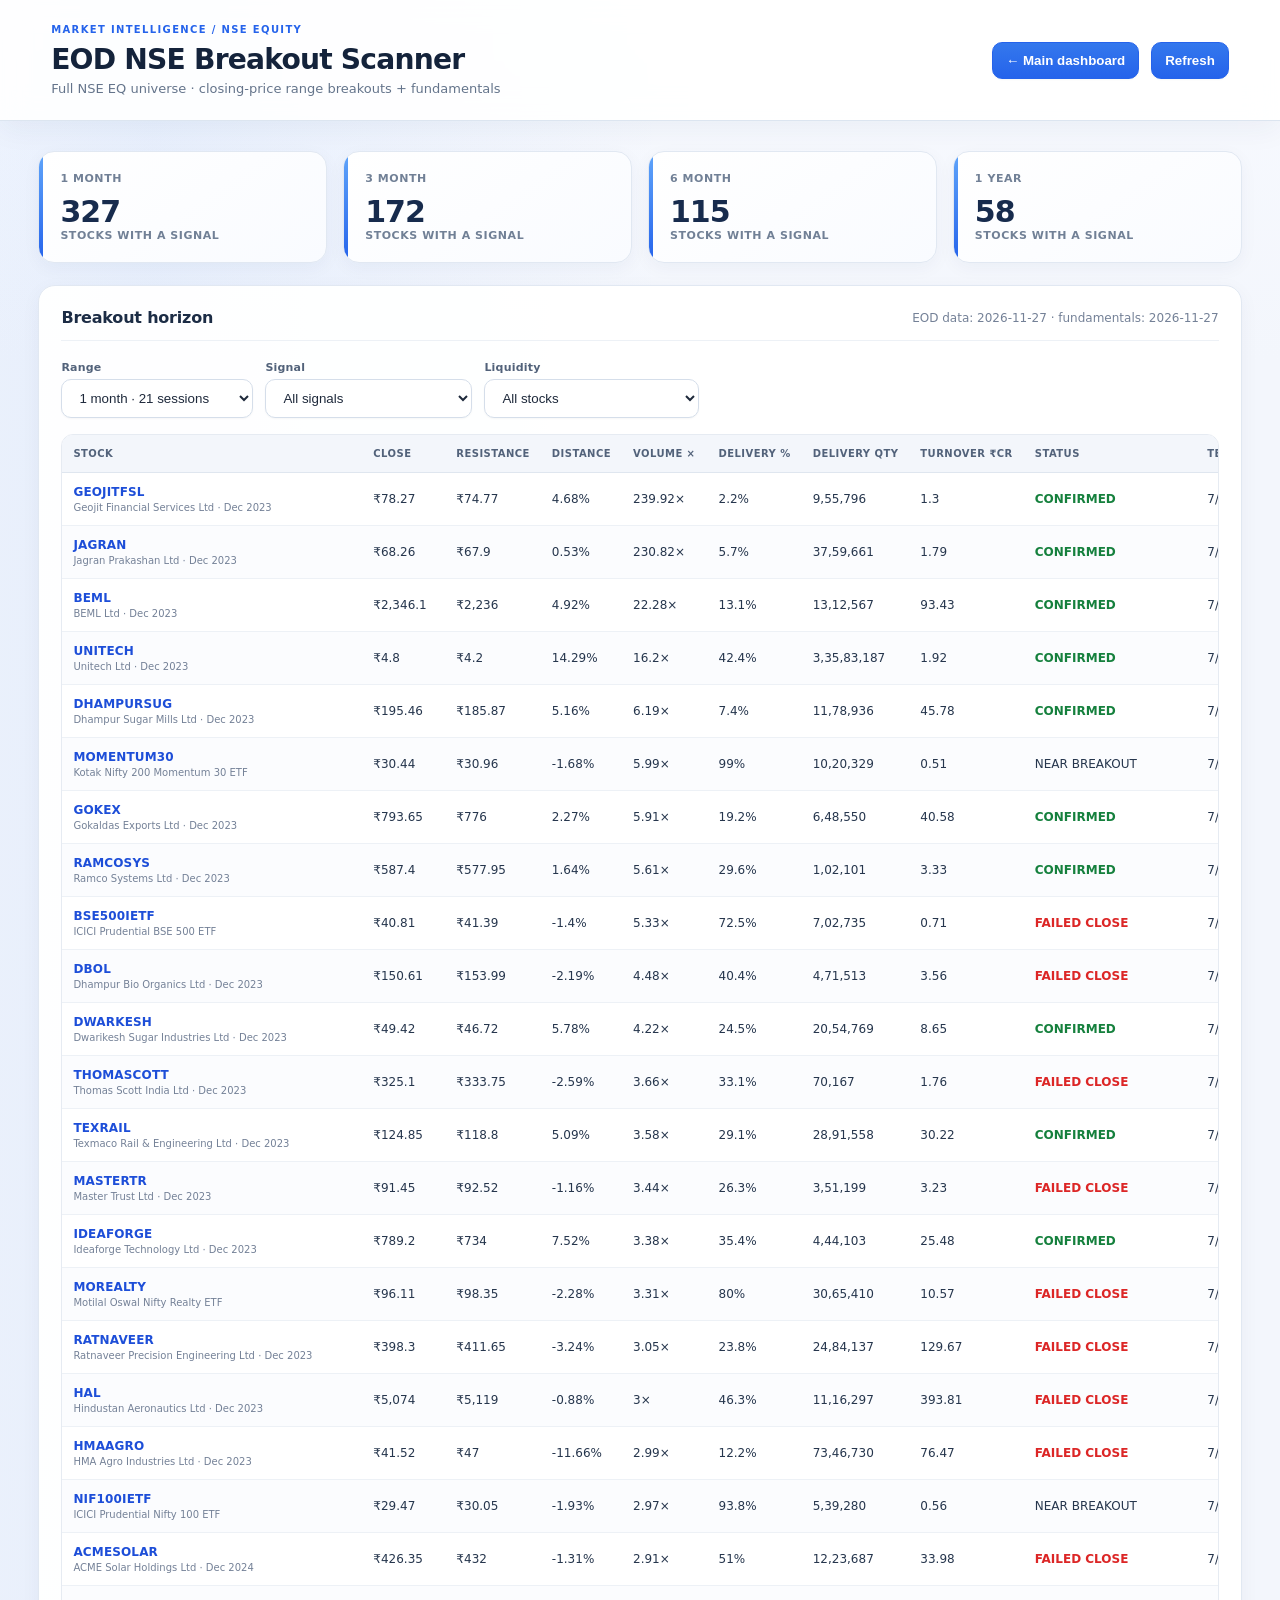
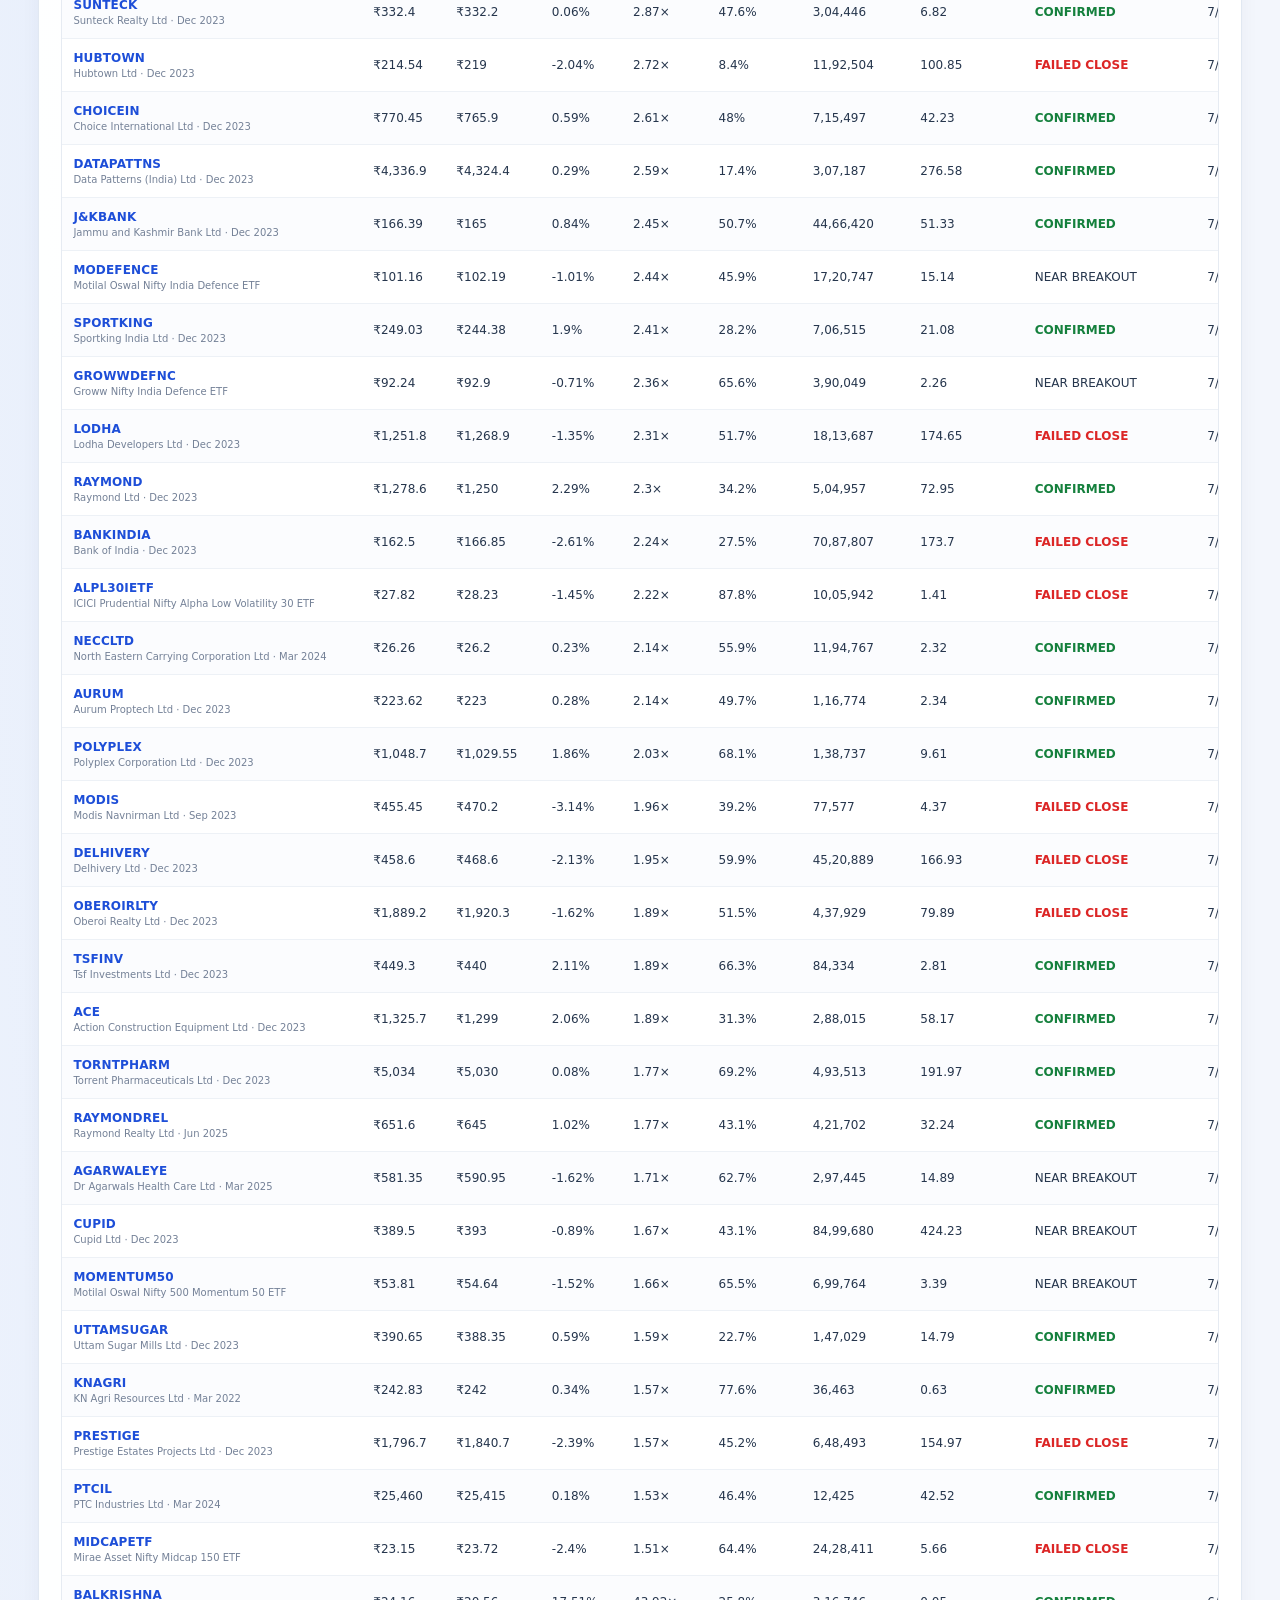
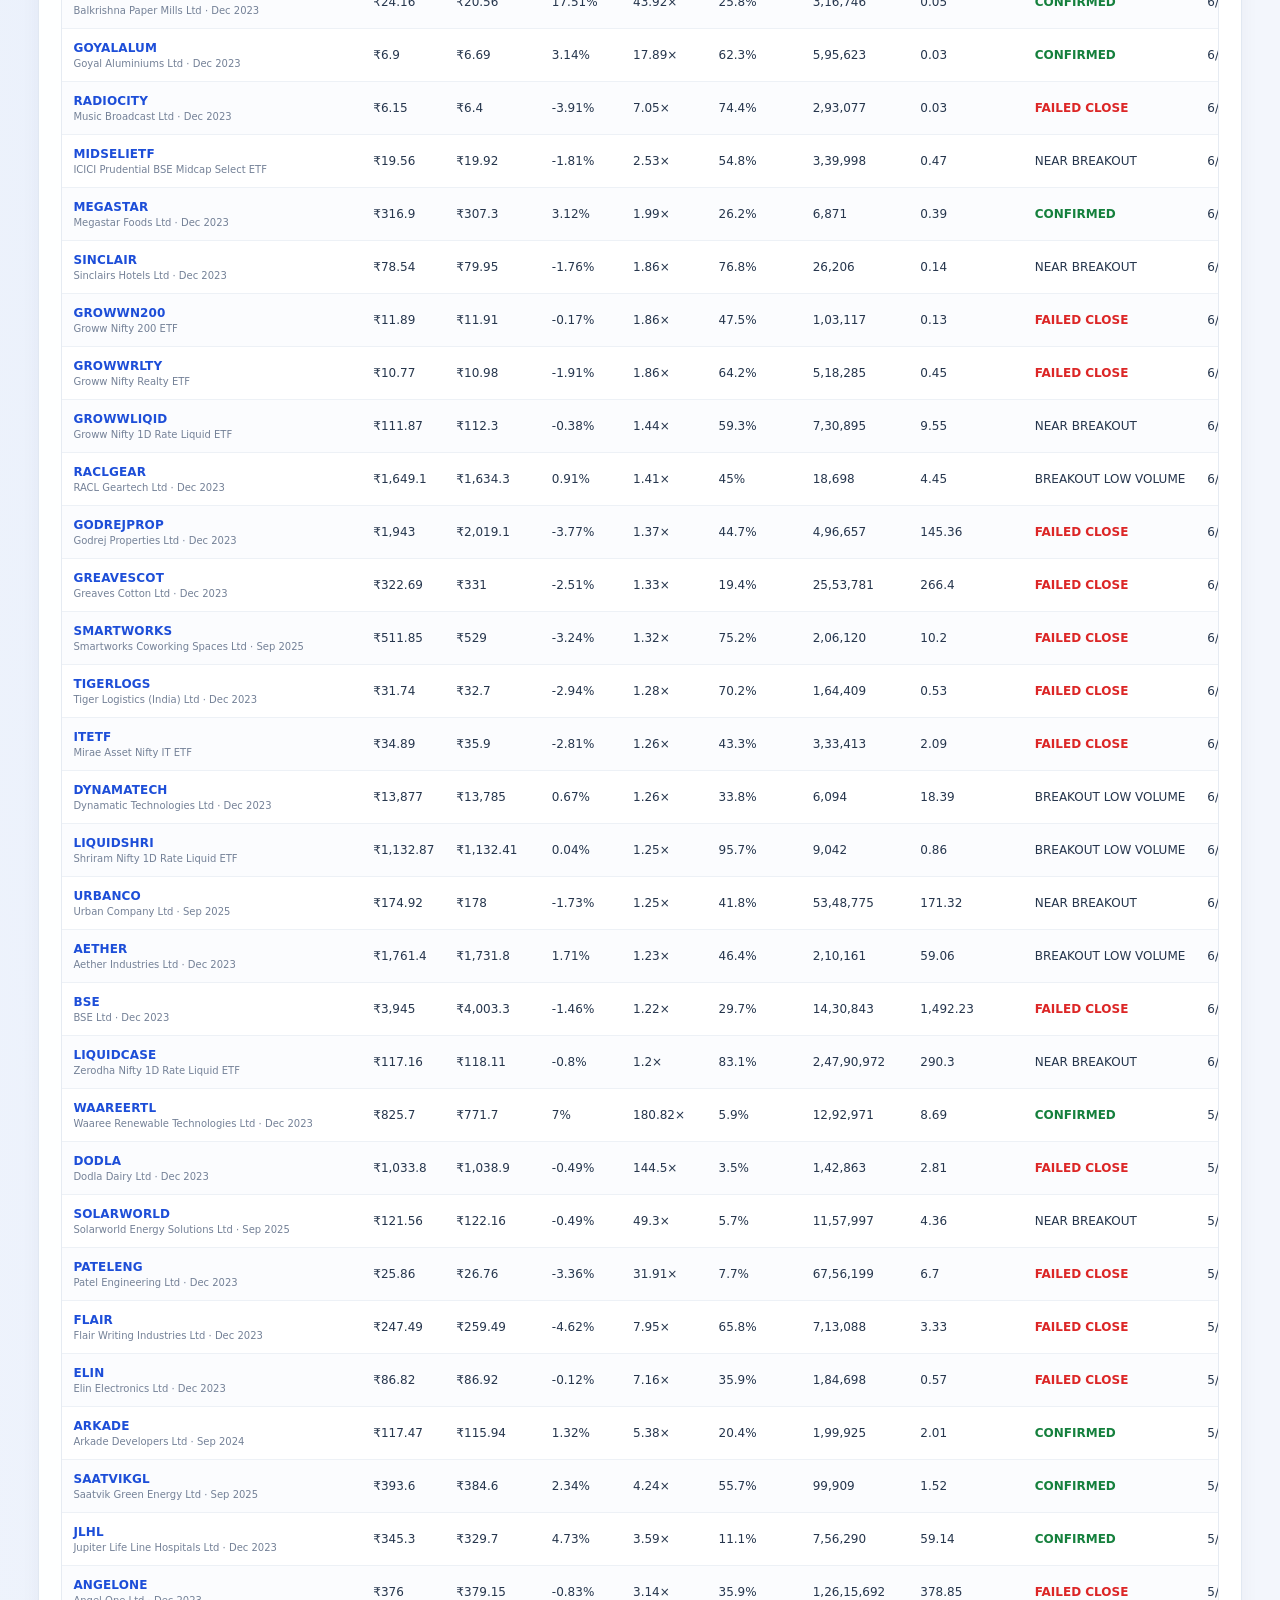
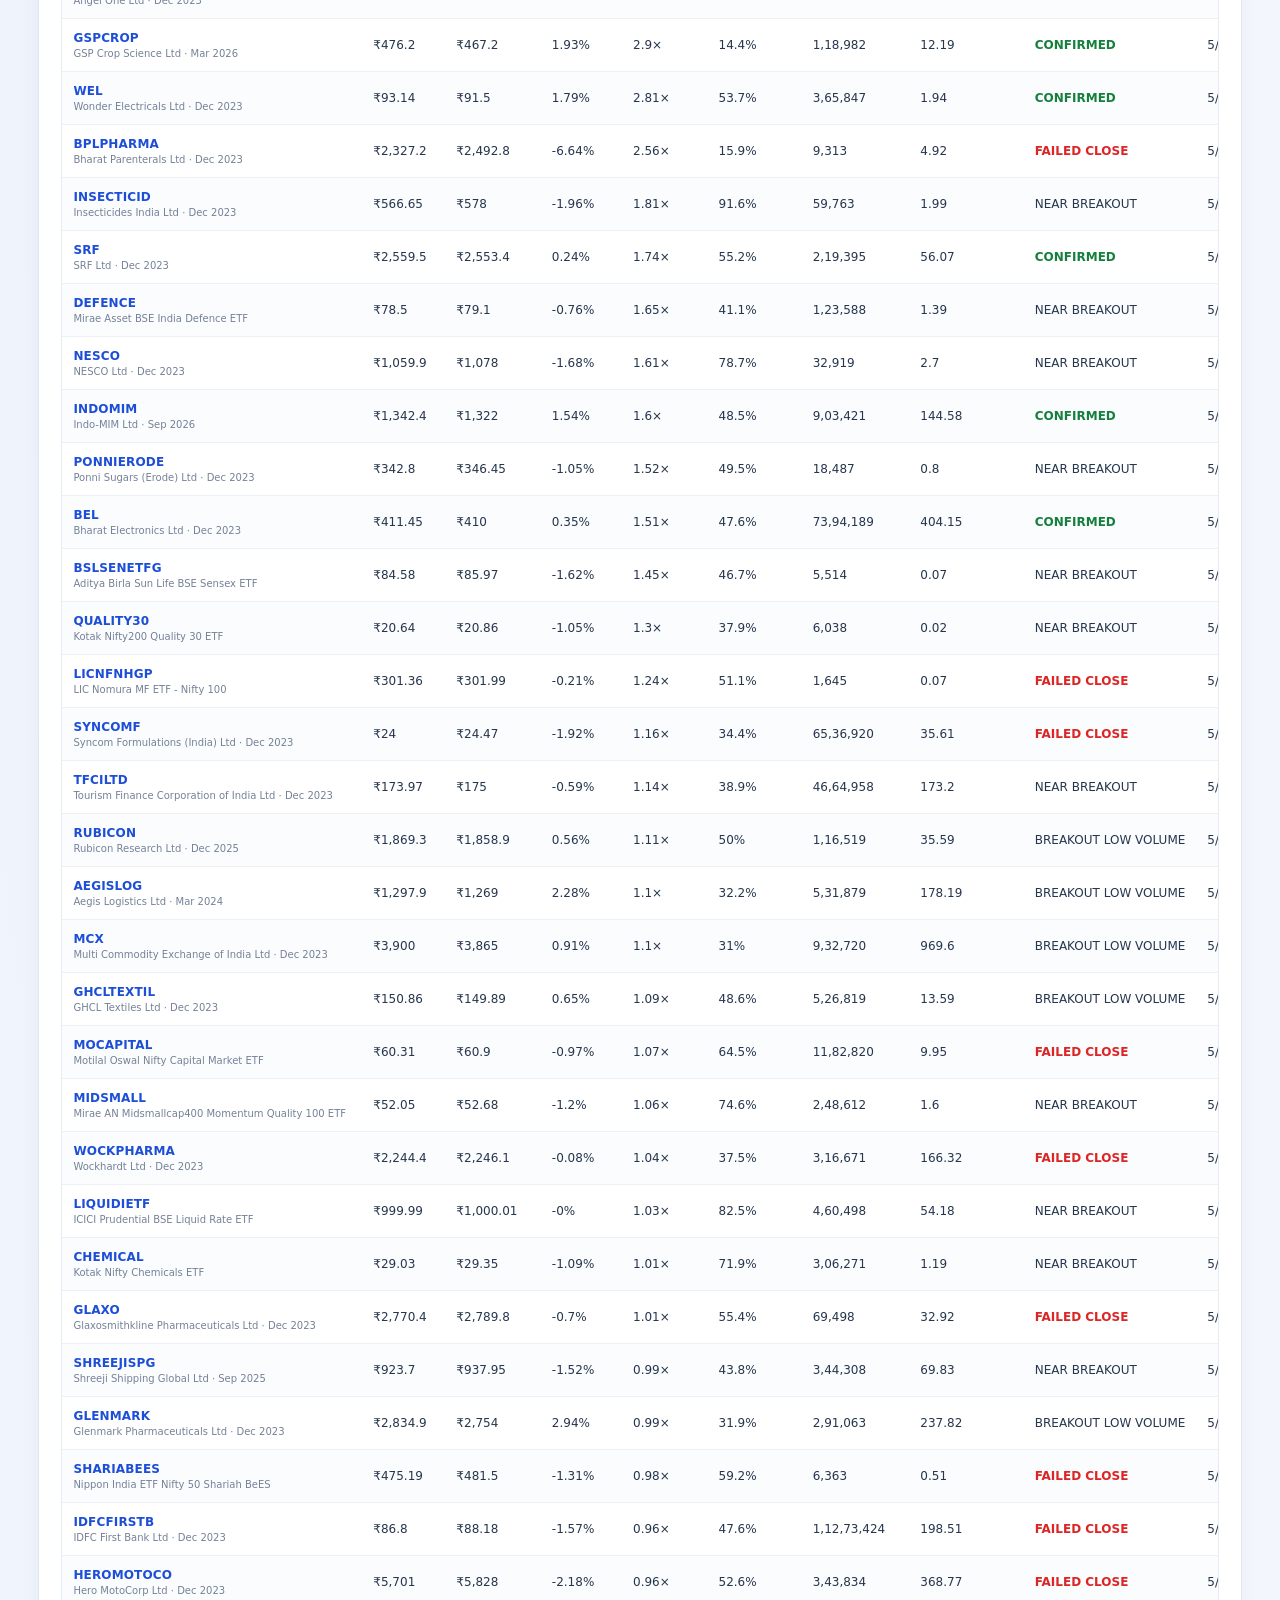
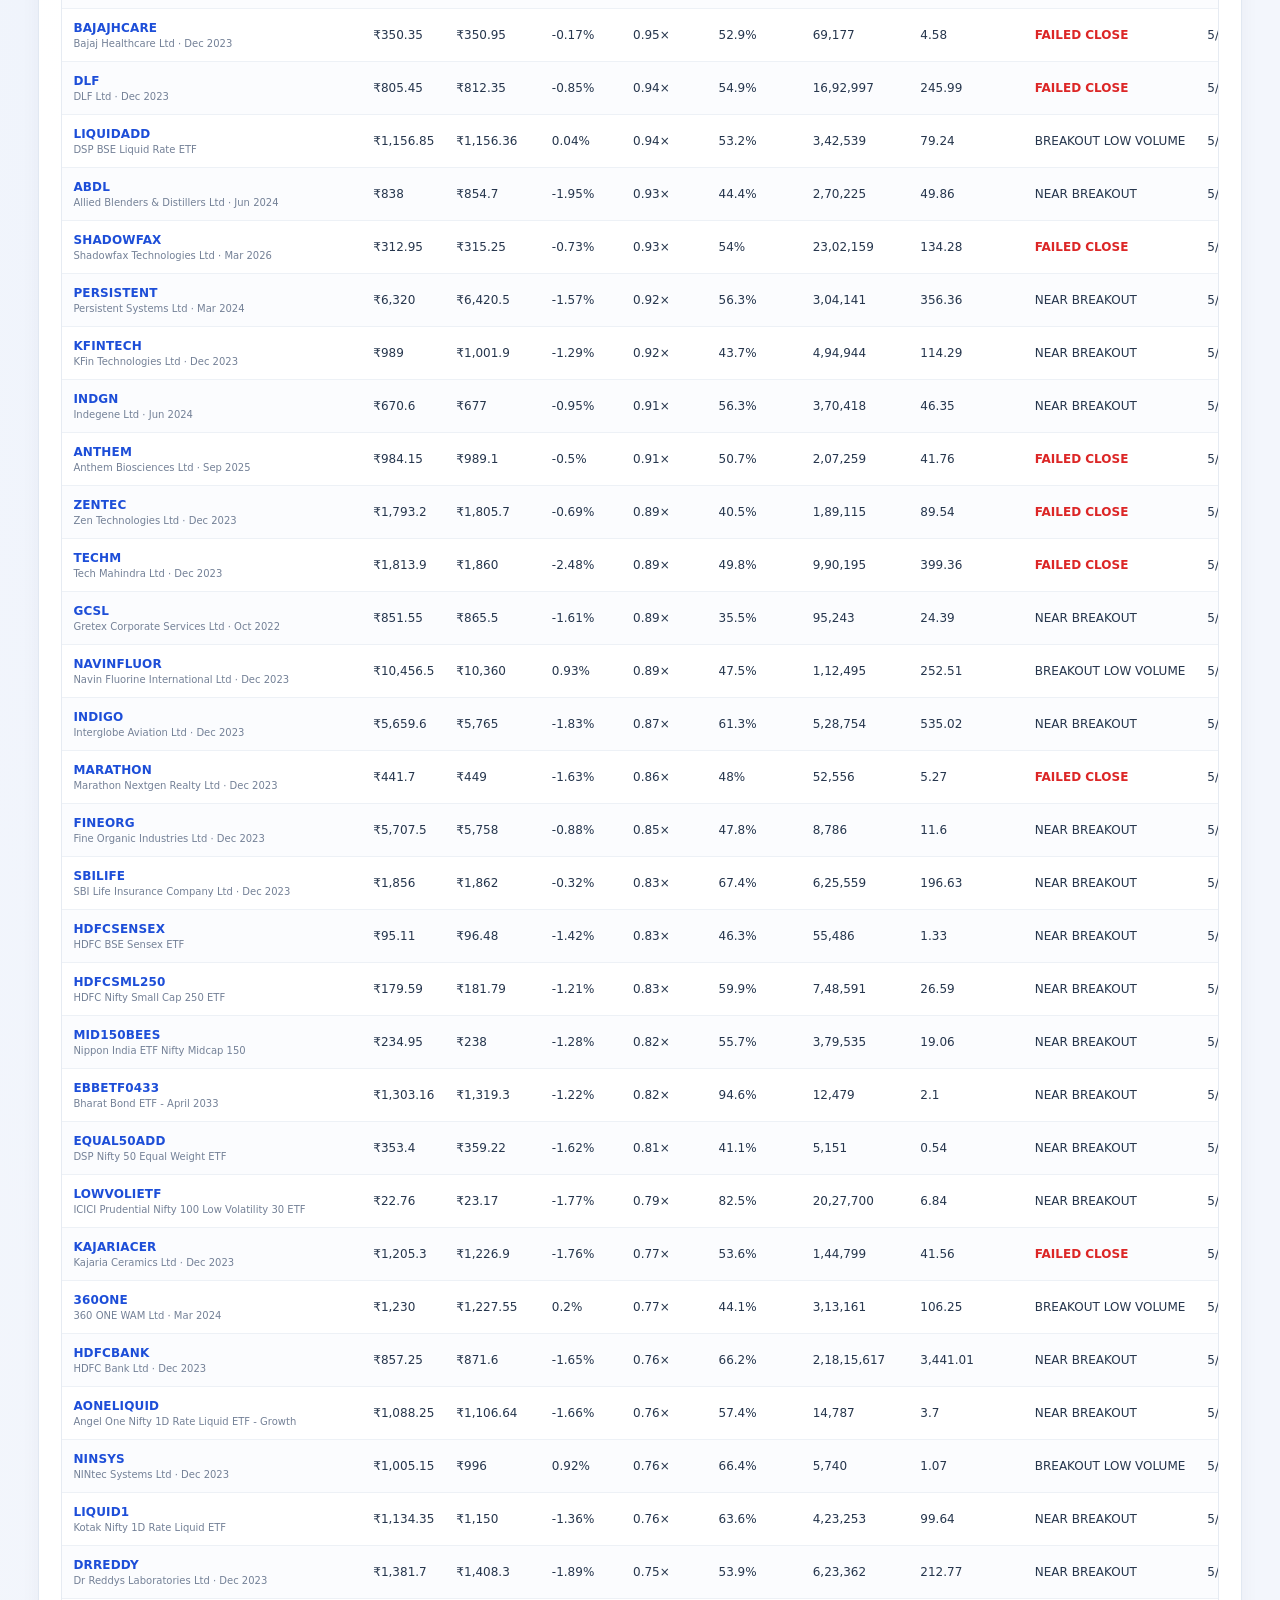
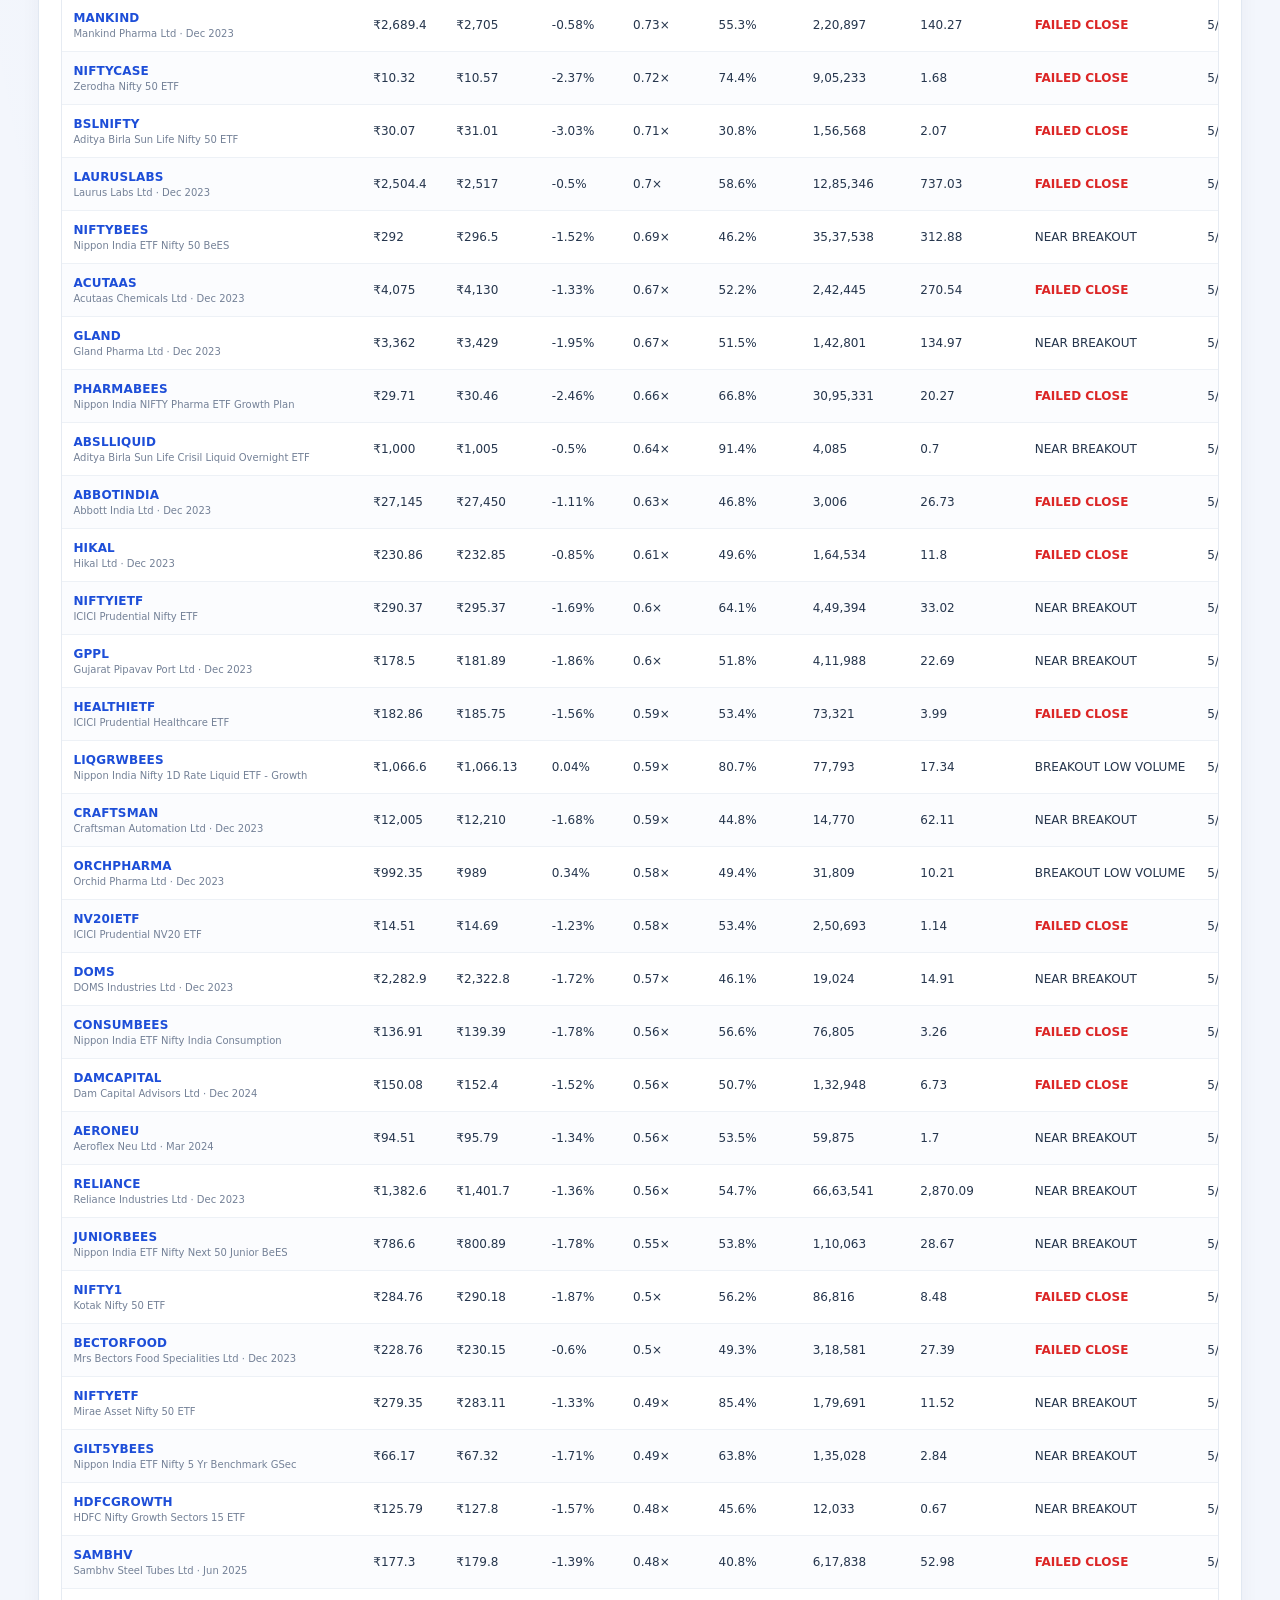
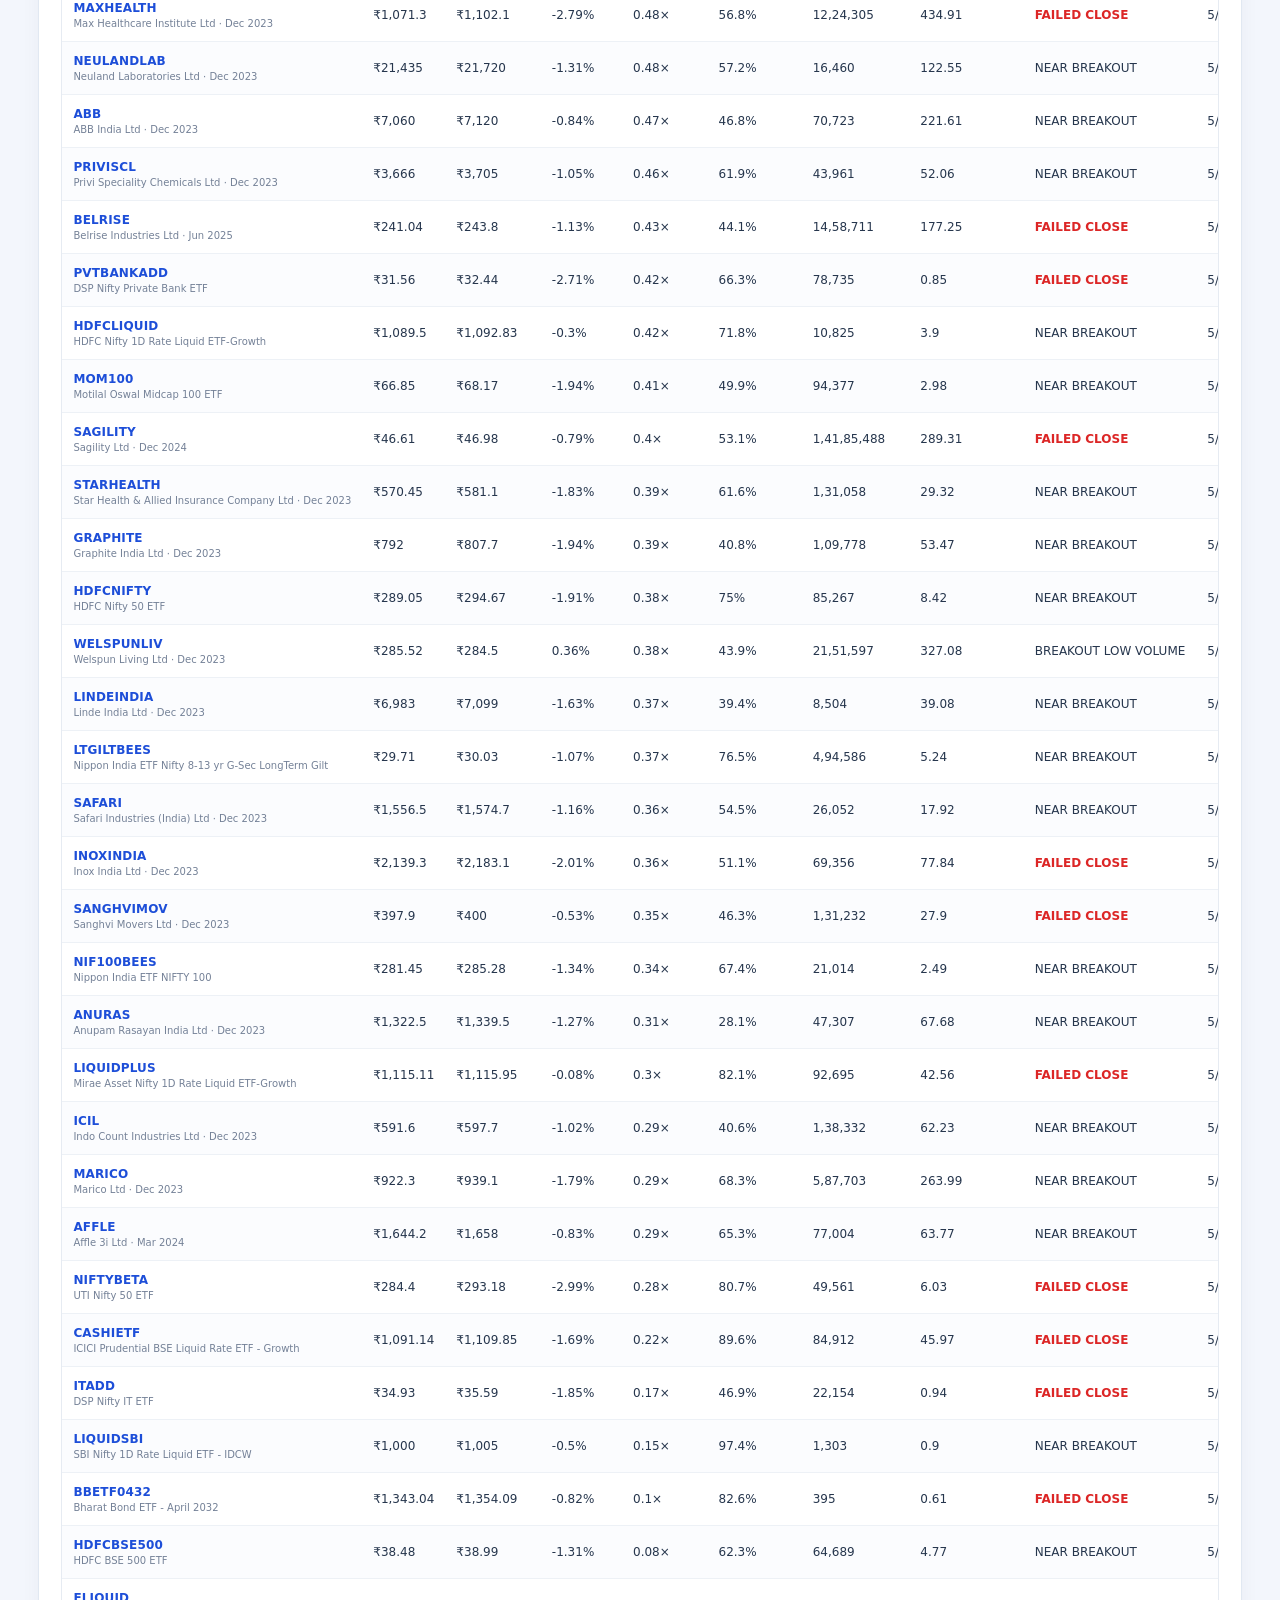
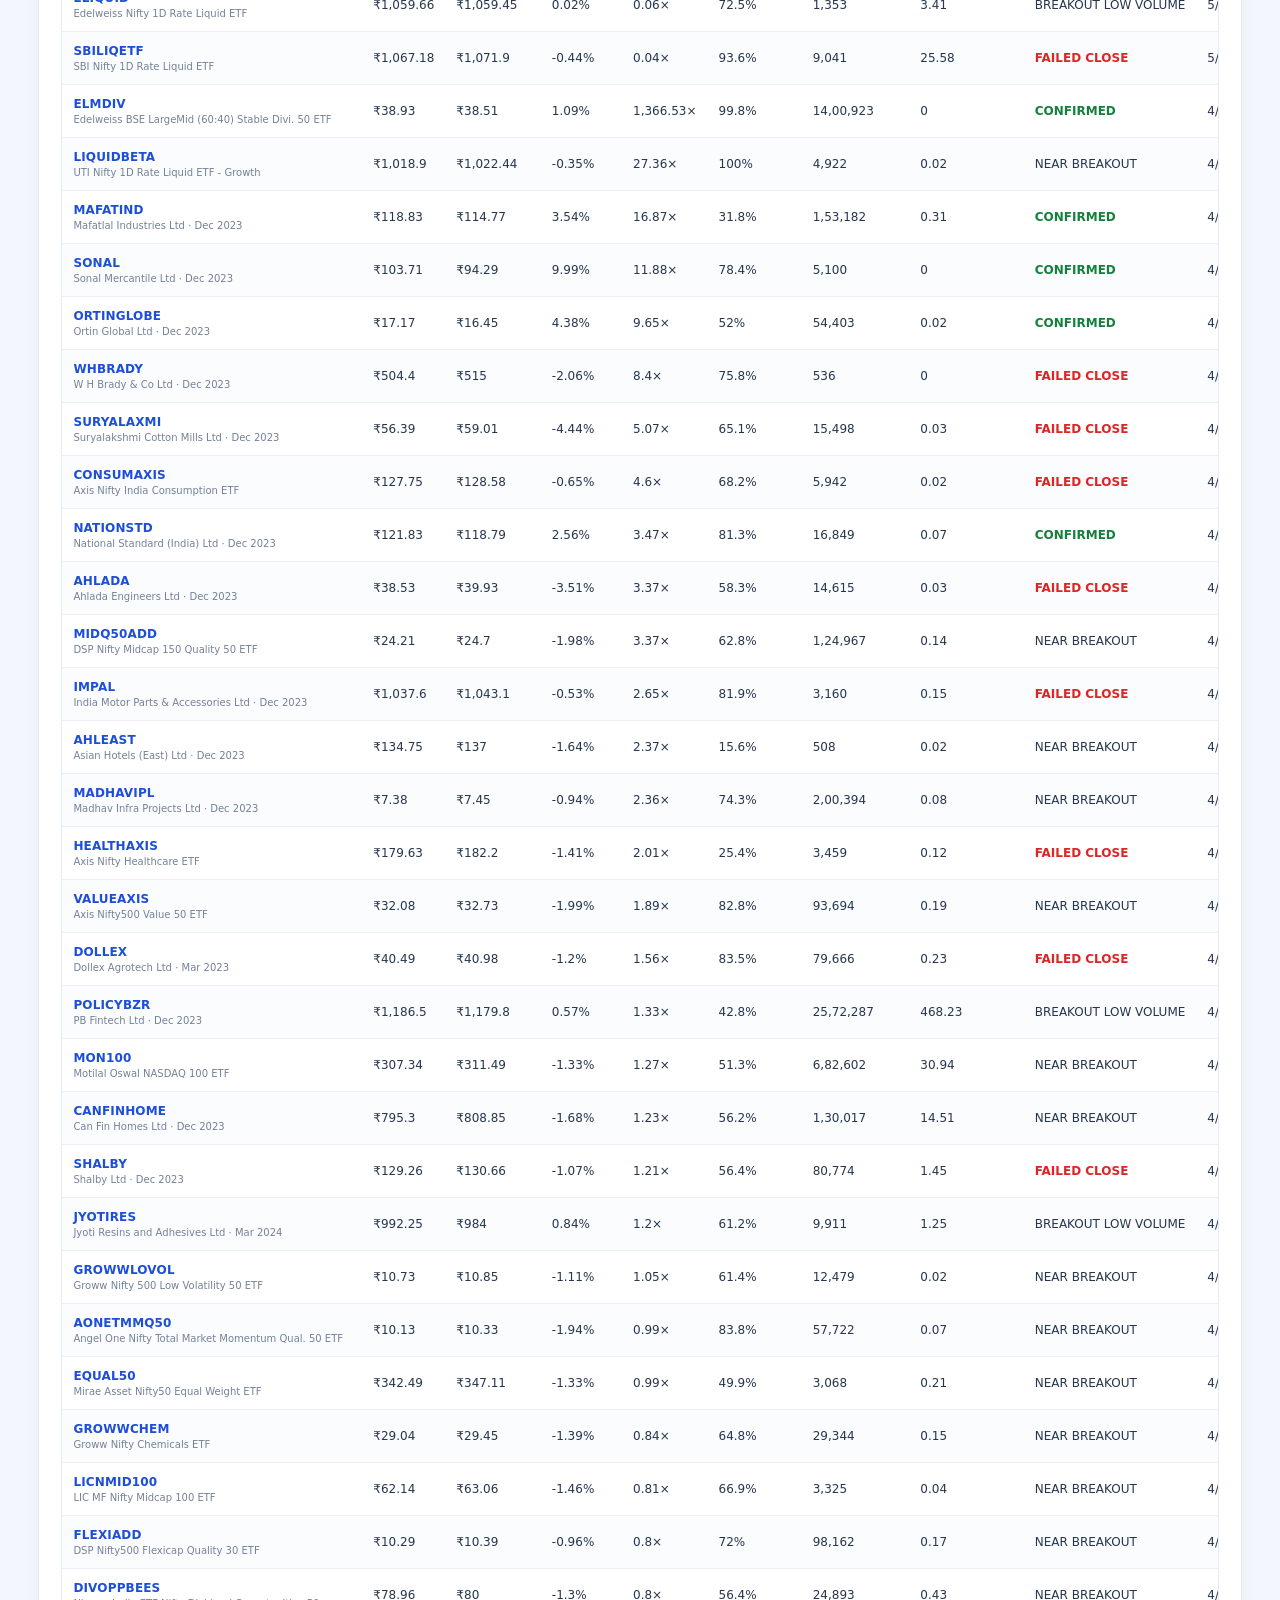
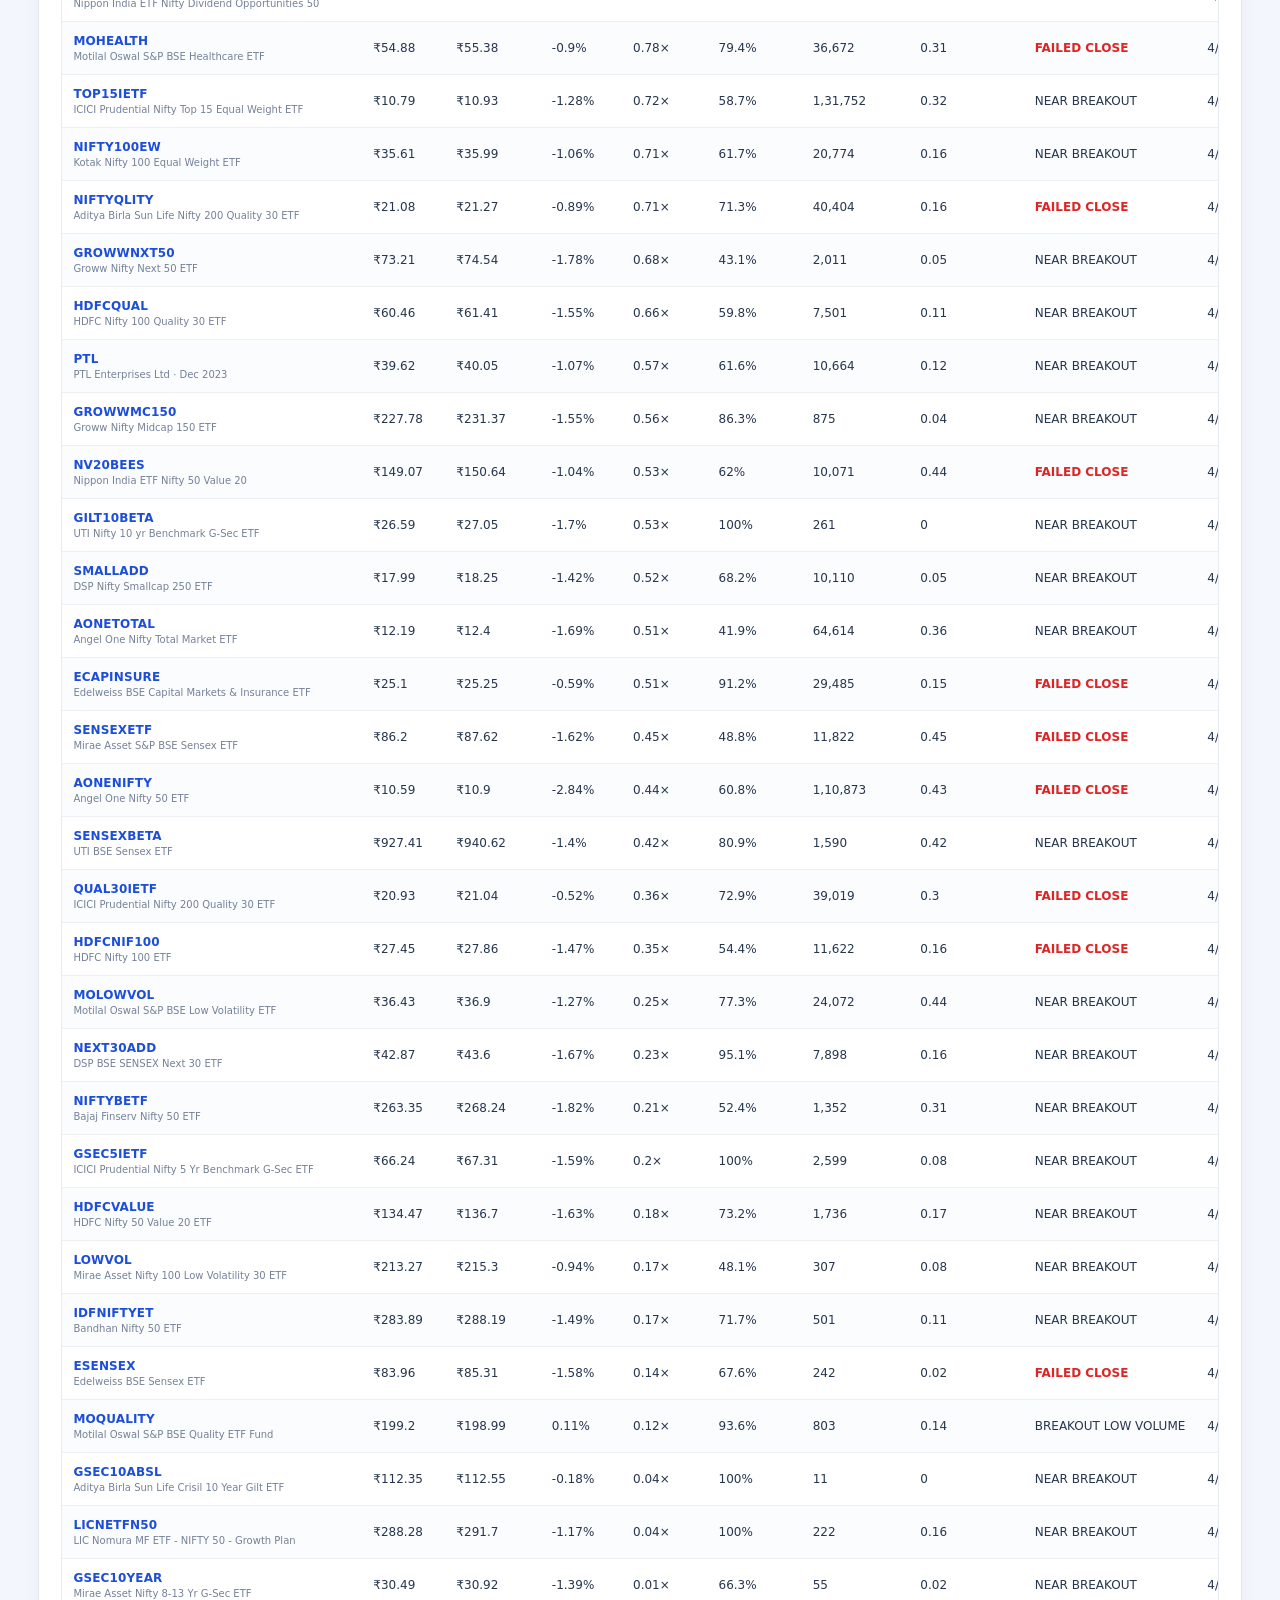
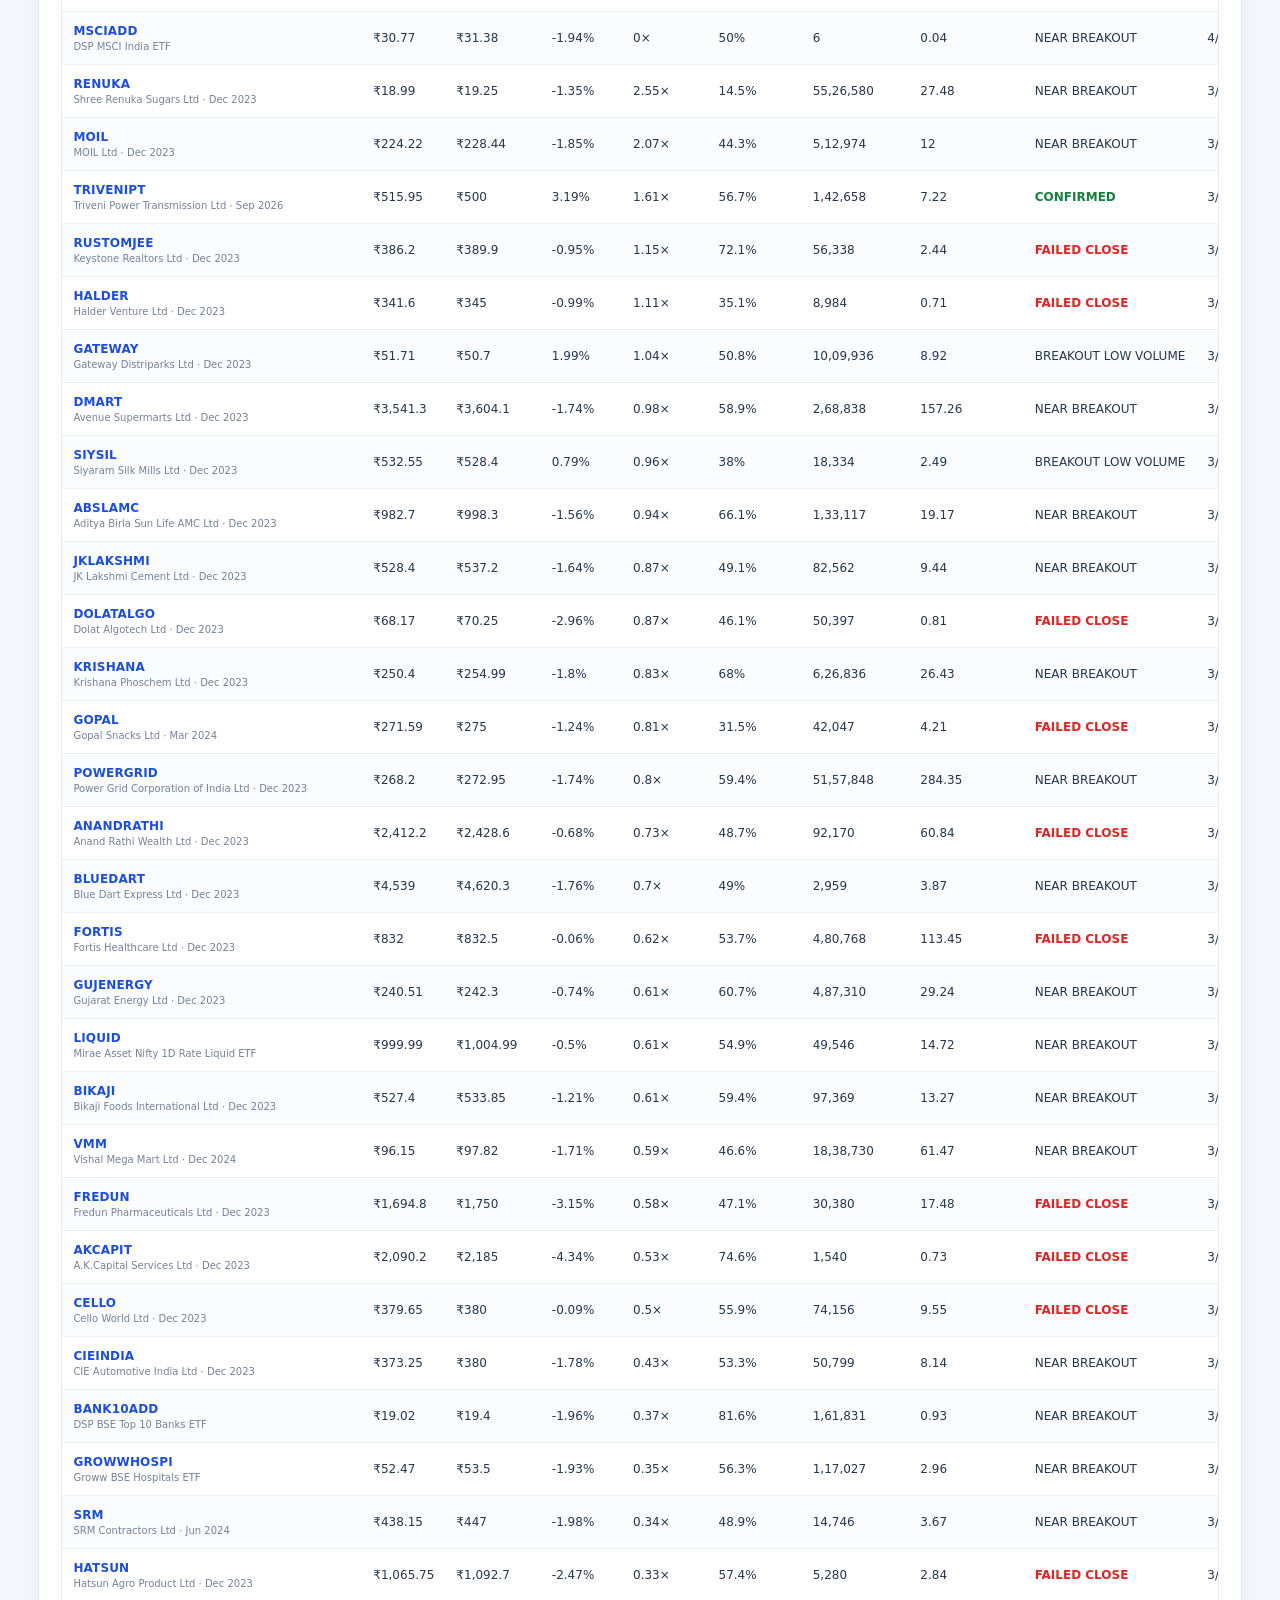
<file: eod-scanner.html>
<!doctype html><html lang="en"><head><meta charset="utf-8"><meta name="viewport" content="width=device-width,initial-scale=1"><title>EOD NSE Breakout Scanner</title><link rel="stylesheet" href="style.css"><link rel="stylesheet" href="eod-scanner.css"></head><body>
<header class="topbar"><div><h1>EOD NSE Breakout Scanner</h1><p>Full NSE EQ universe · closing-price range breakouts + fundamentals</p></div><div class="controls"><a href="index.html"><button>← Main dashboard</button></a><button id="refreshBtn">Refresh</button></div></header>
<main class="container"><section class="cards" id="summary"></section><section class="panel"><div class="panel-head"><h2>Breakout horizon</h2><span id="asOf" class="muted"></span></div>
<div class="controls"><label>Range<select id="windowSelect"><option value="1_month">1 month · 21 sessions</option><option value="3_month">3 months · 63 sessions</option><option value="6_month">6 months · 126 sessions</option><option value="1_year">1 year · 252 sessions</option></select></label>
<label>Signal<select id="statusSelect"><option value="ALL">All signals</option><option value="CONFIRMED">Confirmed + volume</option><option value="BREAKOUT_LOW_VOLUME">Breakout · low volume</option><option value="NEAR_BREAKOUT">Within 2% of resistance</option><option value="FAILED_CLOSE">Intraday break, weak close</option></select></label>
<label>Liquidity<select id="liquiditySelect"><option value="ALL">All stocks</option><option value="OK">Avg turnover ≥ ₹50 lakh/day</option></select></label></div>
<div class="table-wrap"><table><thead><tr><th>Stock</th><th>Close</th><th>Resistance</th><th>Distance</th><th>Volume ×</th><th>Delivery %</th><th>Delivery Qty</th><th>Turnover ₹Cr</th><th>Status</th><th>Technical Score</th><th>Fundamental Score</th><th>Market cap ₹Cr</th><th>P/E</th><th>Debt / Equity</th><th>ROE %</th><th>ROCE %</th><th>Sales YoY %</th><th>Profit YoY %</th><th>Promoter %</th><th>Promoter Δ QoQ</th><th>FII %</th><th>FII Δ QoQ</th><th>DII %</th><th>DII Δ QoQ</th><th>Pledge %</th></tr></thead><tbody id="results"></tbody></table></div></section>
<section class="panel"><div class="panel-head"><h2>Historical breakout performance</h2><span class="muted">Backtest · EOD history</span></div><div id="backtest" class="table-wrap"><p class="muted">Historical signals: 17,439 · Raw prices; corporate actions are not adjusted.</p><table><thead><tr><th>Breakout range</th><th>Forward sessions</th><th>Samples</th><th>Win rate</th><th>Avg return</th><th>Median return</th><th>Avg MFE</th><th>Avg MAE</th><th>Failed below level</th><th>Successful retest</th></tr></thead><tbody>
<tr><td>1 month</td><td>5</td><td>9,907</td><td>45.21%</td><td>-0.476%</td><td>-0.596%</td><td>5.448%</td><td>-5.049%</td><td>53.72%</td><td>64.22%</td></tr>
<tr><td>1 month</td><td>10</td><td>9,827</td><td>44.09%</td><td>-0.677%</td><td>-1.040%</td><td>7.358%</td><td>-6.811%</td><td>63.91%</td><td>71.88%</td></tr>
<tr><td>1 month</td><td>20</td><td>9,629</td><td>41.39%</td><td>-1.211%</td><td>-2.231%</td><td>10.071%</td><td>-9.267%</td><td>73.35%</td><td>78.46%</td></tr>
<tr><td>3 months</td><td>5</td><td>4,654</td><td>46.65%</td><td>-0.367%</td><td>-0.449%</td><td>5.827%</td><td>-5.462%</td><td>53.20%</td><td>64.31%</td></tr>
<tr><td>3 months</td><td>10</td><td>4,616</td><td>46.06%</td><td>-0.519%</td><td>-0.770%</td><td>7.929%</td><td>-7.232%</td><td>62.63%</td><td>71.75%</td></tr>
<tr><td>3 months</td><td>20</td><td>4,531</td><td>44.34%</td><td>-0.449%</td><td>-1.516%</td><td>11.029%</td><td>-9.532%</td><td>71.68%</td><td>78.55%</td></tr>
<tr><td>6 months</td><td>5</td><td>2,553</td><td>46.73%</td><td>-0.193%</td><td>-0.431%</td><td>6.008%</td><td>-5.194%</td><td>51.59%</td><td>63.02%</td></tr>
<tr><td>6 months</td><td>10</td><td>2,524</td><td>47.90%</td><td>0.051%</td><td>-0.427%</td><td>8.166%</td><td>-6.782%</td><td>60.34%</td><td>71.24%</td></tr>
<tr><td>6 months</td><td>20</td><td>2,457</td><td>47.82%</td><td>0.432%</td><td>-0.614%</td><td>11.281%</td><td>-8.754%</td><td>69.35%</td><td>78.31%</td></tr>
<tr><td>1 year</td><td>5</td><td>149</td><td>34.90%</td><td>-1.640%</td><td>-2.079%</td><td>4.853%</td><td>-6.688%</td><td>61.74%</td><td>65.77%</td></tr>
<tr><td>1 year</td><td>10</td><td>128</td><td>30.47%</td><td>-3.742%</td><td>-4.740%</td><td>6.058%</td><td>-9.395%</td><td>71.88%</td><td>71.09%</td></tr>
<tr><td>1 year</td><td>20</td><td>76</td><td>19.74%</td><td>-10.296%</td><td>-12.754%</td><td>7.657%</td><td>-14.924%</td><td>84.21%</td><td>76.32%</td></tr>
</tbody></table><p class="muted">Only future sessions after each signal are used. Incomplete forward windows are excluded. Raw prices are not adjusted for splits or bonuses; results are descriptive, not predictive.</p></div></section><section class="panel"><div class="panel-head"><h2>Method and limitations</h2></div><div id="notes" class="notes"></div></section></main>
<script>
let payload=null,fundamentals={},backtest={},delivery={},sortState={index:null,direction:1};
const sortFields=['symbol','close','resistance','range.distance_from_resistance_pct','volume_multiple','avg_turnover_cr_20d','range.status','delivery_pct','delivery_qty','technical_score','fundamental_quality_score','market_cap_cr','pe','debt_to_equity','roe_pct','roce_pct','sales_yoy_growth_pct','net_profit_yoy_growth_pct','promoter_holding_pct','promoter_change_qoq_pp','fii_holding_pct','fii_change_qoq_pp','dii_holding_pct','dii_change_qoq_pp','promoter_pledge_pct'];
const getValue=(obj,path)=>path.split('.').reduce((v,k)=>v==null?null:v[k],obj);
function setupSorting(){document.querySelectorAll('thead th').forEach((th,i)=>{th.dataset.label=th.textContent.trim();th.title='Click to sort';th.style.cursor='pointer';th.addEventListener('click',()=>{if(sortState.index===i)sortState.direction*=-1;else sortState={index:i,direction:1};render();});});updateSortHeaders();}
function updateSortHeaders(){document.querySelectorAll('thead th').forEach((th,i)=>{const active=sortState.index===i;th.textContent=th.dataset.label+(active?(sortState.direction===1?' ↑':' ↓'):'');th.setAttribute('aria-sort',active?(sortState.direction===1?'ascending':'descending'):'none');});}
const fmt=(v,d=2)=>v==null?'—':Number(v).toLocaleString('en-IN',{maximumFractionDigits:d});const money=v=>v==null?'—':'₹'+fmt(v);
function render(){if(!payload)return;const keys=['1_month','3_month','6_month','1_year'];document.getElementById('summary').innerHTML=keys.map(k=>'<div class="card"><div class="label">'+k.replace('_',' ')+'</div><div class="value">'+(payload.counts?.[k]??0)+'</div><div class="label">stocks with a signal</div></div>').join('');document.getElementById('asOf').textContent='EOD data: '+payload.as_of+' · fundamentals: '+(fundamentals.as_of||'not loaded');
const win=document.getElementById('windowSelect').value,status=document.getElementById('statusSelect').value,liq=document.getElementById('liquiditySelect').value;const rows=(payload.windows?.[win]||[]).filter(x=>(status==='ALL'||x.range.status===status)&&(liq==='ALL'||x.liquidity_flag===liq));
if(sortState.index!==null){const path=sortFields[sortState.index];rows.sort((a,b)=>{const ao={...a,...(fundamentals.items?.[a.symbol]||{}),...(delivery.items?.[a.symbol]||{})},bo={...b,...(fundamentals.items?.[b.symbol]||{}),...(delivery.items?.[b.symbol]||{})};const av=getValue(ao,path),bv=getValue(bo,path);const am=av==null||av===''||((sortState.index!==0&&sortState.index!==6)&&!Number.isFinite(Number(av)));const bm=bv==null||bv===''||((sortState.index!==0&&sortState.index!==6)&&!Number.isFinite(Number(bv)));if(am||bm)return am?(bm?0:1):-1;const cmp=(sortState.index===0||sortState.index===6)?String(av).localeCompare(String(bv),undefined,{numeric:true,sensitivity:'base'}):Number(av)-Number(bv);return cmp*sortState.direction;});}
updateSortHeaders();
document.getElementById('results').innerHTML=rows.map(x=>{const s=x.range.status,cls=s==='CONFIRMED'?'positive':s==='FAILED_CLOSE'?'negative':'',f=fundamentals.items?.[x.symbol]||{},d=delivery.items?.[x.symbol]||{};return '<tr><td><strong>'+x.symbol+'</strong><div class="muted">'+((f.company_name||'')+(f.shareholding_periods?.[0]?' · '+f.shareholding_periods[0]:''))+'</div></td><td>'+money(x.close)+'</td><td>'+money(x.range.resistance)+'</td><td>'+fmt(x.range.distance_from_resistance_pct)+'%</td><td>'+fmt(x.volume_multiple)+'×</td><td>'+fmt(d.delivery_pct,1)+'%</td><td>'+fmt(d.delivery_qty,0)+'</td><td>'+fmt(x.avg_turnover_cr_20d)+'</td><td class="'+cls+'">'+s.replaceAll('_',' ')+'</td><td>'+x.technical_score+'/7</td><td>'+fmt(f.fundamental_quality_score,0)+'/'+fmt(f.fundamental_score_criteria_available,0)+'</td><td>'+fmt(f.market_cap_cr,0)+'</td><td>'+fmt(f.pe,1)+'</td><td>'+fmt(f.debt_to_equity,2)+'</td><td>'+fmt(f.roe_pct,1)+'</td><td>'+fmt(f.roce_pct,1)+'</td><td>'+fmt(f.sales_yoy_growth_pct,1)+'</td><td>'+fmt(f.net_profit_yoy_growth_pct,1)+'</td><td>'+fmt(f.promoter_holding_pct,1)+'</td><td>'+fmt(f.promoter_change_qoq_pp,2)+'</td><td>'+fmt(f.fii_holding_pct,1)+'</td><td>'+fmt(f.fii_change_qoq_pp,2)+'</td><td>'+fmt(f.dii_holding_pct,1)+'</td><td>'+fmt(f.dii_change_qoq_pp,2)+'</td><td>'+fmt(f.promoter_pledge_pct,1)+'</td></tr>';}).join('')||'<tr><td colspan="23" class="muted">No stocks match these filters for this session.</td></tr>';
document.getElementById('notes').innerHTML='<p><b>Price source:</b> '+payload.source+'</p><p>'+payload.method+'</p><p><b>Fundamentals source:</b> '+(fundamentals.source||'Not loaded')+' · '+(fundamentals.symbols_with_ratios??0)+' symbols parsed</p><p>Sales/profit growth compares the latest reported quarter with the same quarter a year earlier. FII/DII/promoter changes (in the JSON detail) are quarter-to-quarter percentage-point changes. Pledge is blank unless the source explicitly reports a pledge row. Blank fields are unavailable, not zero. Fundamental score is a count of positive checks among available criteria; its denominator varies with data coverage.</p><p>'+[...(payload.notes||[]),...(fundamentals.notes||[])].join('<br>')+'</p>';
const bt=document.getElementById('backtest');if(bt&&backtest.summary){const horizons=['5_sessions','10_sessions','20_sessions'];bt.innerHTML='<p class="muted">Historical signals: '+backtest.event_count+' · Raw prices; corporate actions are not adjusted.</p><table><thead><tr><th>Breakout range</th><th>Forward sessions</th><th>Samples</th><th>Win rate</th><th>Avg return</th><th>Median return</th><th>Avg MFE</th><th>Avg MAE</th><th>Failed below level</th><th>Successful retest</th></tr></thead><tbody>'+Object.entries(backtest.summary).flatMap(([window,stats])=>horizons.map(h=>{const x=stats[h]||{};return '<tr><td>'+window.replace('_',' ')+'</td><td>'+h.replace('_sessions','')+'</td><td>'+fmt(x.sample_size,0)+'</td><td>'+fmt(x.win_rate_pct)+'%</td><td>'+fmt(x.average_return_pct)+'%</td><td>'+fmt(x.median_return_pct)+'%</td><td>'+fmt(x.average_mfe_pct)+'%</td><td>'+fmt(x.average_mae_pct)+'%</td><td>'+fmt(x.failure_rate_below_resistance_pct)+'%</td><td>'+fmt(x.retest_held_rate_pct)+'%</td></tr>';})).join('')+'</tbody></table><p class="muted">'+(backtest.methodology_note||'')+'</p>';}else if(bt){bt.innerHTML='<p class="muted">Backtest unavailable: '+(backtest.error||'JSON loaded, but summary is missing')+'</p>';}}

async function load(){try{const dr=await fetch('data/eod_delivery.json?ts='+Date.now());if(dr.ok)delivery=await dr.json();}catch(e){}const r=await fetch('data/eod_breakouts.json?ts='+Date.now());if(!r.ok)throw new Error('EOD data not available (HTTP '+r.status+').');payload=await r.json();try{const fr=await fetch('data/eod_fundamentals.json?ts='+Date.now());if(fr.ok)fundamentals=await fr.json();}catch(e){}try{const br=await fetch('data/eod_breakout_backtest.json?ts='+Date.now());if(!br.ok)backtest={error:'HTTP '+br.status+' while fetching data/eod_breakout_backtest.json'};else{backtest=await br.json();if(!backtest.summary)backtest={error:'JSON loaded but summary field is missing'};}}catch(e){backtest={error:'Fetch/JSON error: '+e.message};}render();}
setupSorting();['windowSelect','statusSelect','liquiditySelect'].forEach(id=>document.getElementById(id).addEventListener('change',render));document.getElementById('refreshBtn').addEventListener('click',()=>load().catch(e=>alert(e.message)));load().catch(e=>document.getElementById('notes').textContent=e.message);
</script></body></html>
</file>
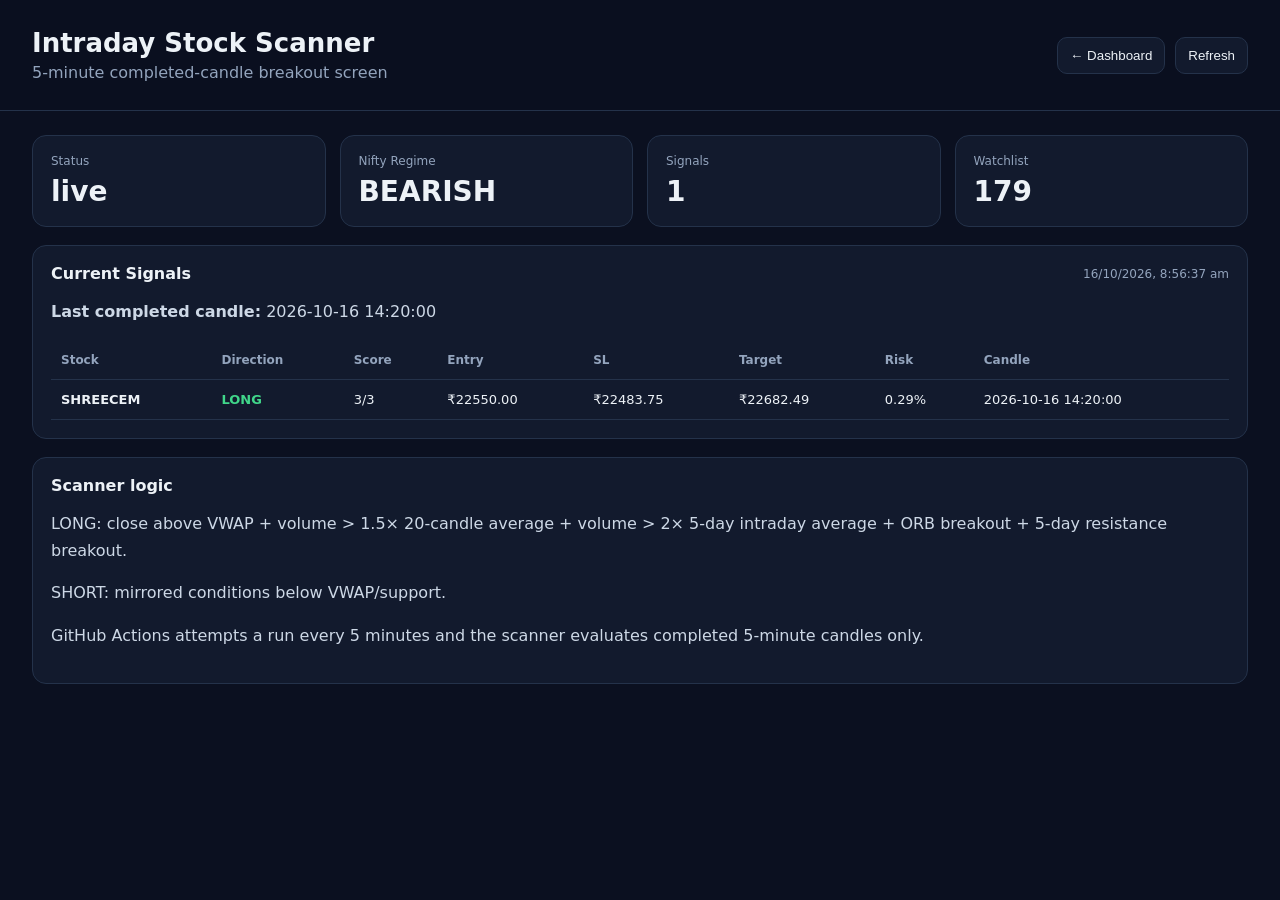
<file: scanner.html>
<!doctype html><html lang="en"><head><meta charset="utf-8"><meta name="viewport" content="width=device-width,initial-scale=1"><title>Intraday Stock Scanner</title><link rel="stylesheet" href="style.css"></head><body><header class="topbar"><div><h1>Intraday Stock Scanner</h1><p>5-minute completed-candle breakout screen</p></div><div class="controls"><a href="index.html"><button>← Dashboard</button></a><button id="refreshBtn">Refresh</button></div></header><main class="container"><section class="cards" id="summary"></section><section class="panel"><div class="panel-head"><h2>Current Signals</h2><span id="updated" class="muted"></span></div><div id="status" class="notes"></div><div class="table-wrap"><table><thead><tr><th>Stock</th><th>Direction</th><th>Score</th><th>Entry</th><th>SL</th><th>Target</th><th>Risk</th><th>Candle</th></tr></thead><tbody id="signalsBody"></tbody></table></div></section><section class="panel"><div class="panel-head"><h2>Scanner logic</h2></div><div class="notes"><p>LONG: close above VWAP + volume &gt; 1.5× 20-candle average + volume &gt; 2× 5-day intraday average + ORB breakout + 5-day resistance breakout.</p><p>SHORT: mirrored conditions below VWAP/support.</p><p>GitHub Actions attempts a run every 5 minutes and the scanner evaluates completed 5-minute candles only.</p></div></section></main><script>
async function load(){const r=await fetch('data/scanner.json?ts='+Date.now());if(!r.ok)throw new Error('Scanner data unavailable');const d=await r.json();document.getElementById('updated').textContent=d.updated_ist?new Date(d.updated_ist).toLocaleString('en-IN'):'—';const c=[['Status',d.status||'—'],['Nifty Regime',d.market_regime||'—'],['Signals',(d.signals||[]).length],['Watchlist',d.watchlist_size||0]];document.getElementById('summary').innerHTML=c.map(x=>'<div class="card"><div class="label">'+x[0]+'</div><div class="value">'+x[1]+'</div></div>').join('');document.getElementById('status').innerHTML='<p><b>Last completed candle:</b> '+(d.last_completed_candle||'No qualifying signal')+'</p>';const rows=(d.signals||[]).map(s=>'<tr><td><strong>'+s.symbol+'</strong></td><td class="'+(s.direction==='LONG'?'positive':'negative')+'"><strong>'+s.direction+'</strong></td><td>'+s.score+'/3</td><td>₹'+Number(s.entry).toFixed(2)+'</td><td>₹'+Number(s.sl).toFixed(2)+'</td><td>₹'+Number(s.target).toFixed(2)+'</td><td>'+Number(s.risk_pct).toFixed(2)+'%</td><td>'+s.candle_time+'</td></tr>').join('');document.getElementById('signalsBody').innerHTML=rows||'<tr><td colspan="8" class="muted">No qualifying signals in the latest scan.</td></tr>';}document.getElementById('refreshBtn').addEventListener('click',()=>load().catch(e=>alert(e.message)));load().catch(e=>document.getElementById('status').textContent=e.message);
</script></body></html>
</file>
<file: style.css>
:root{--bg:#0b1020;--panel:#121a2d;--panel2:#0f1627;--text:#edf2f7;--muted:#93a4bd;--line:#24324a;--green:#40d68a;--red:#ff6b7a;--blue:#67a8ff;--yellow:#f6c85f}
*{box-sizing:border-box}body{margin:0;font-family:Inter,system-ui,-apple-system,Segoe UI,Roboto,sans-serif;background:var(--bg);color:var(--text)}
.topbar{padding:28px 32px;border-bottom:1px solid var(--line);display:flex;justify-content:space-between;gap:20px;align-items:center;position:sticky;top:0;background:rgba(11,16,32,.96);backdrop-filter:blur(10px);z-index:5}
h1{font-size:26px;margin:0 0 5px}.topbar p{margin:0;color:var(--muted)}.controls{display:flex;gap:10px;align-items:end;flex-wrap:wrap}.controls label{display:flex;flex-direction:column;gap:5px;color:var(--muted);font-size:12px}
select,button{background:var(--panel);color:var(--text);border:1px solid var(--line);padding:10px 12px;border-radius:10px}button{cursor:pointer}
.container{padding:24px 32px;max-width:1400px;margin:auto}.cards{display:grid;grid-template-columns:repeat(4,1fr);gap:14px;margin-bottom:18px}.card{background:var(--panel);border:1px solid var(--line);padding:18px;border-radius:14px}.card .label{color:var(--muted);font-size:12px}.card .value{font-size:28px;font-weight:700;margin-top:7px}.positive{color:var(--green)}.negative{color:var(--red)}
.grid{display:grid;gap:18px}.grid.two{grid-template-columns:1fr 1fr}.panel{background:var(--panel);border:1px solid var(--line);border-radius:14px;padding:18px;margin-bottom:18px}.panel-head{display:flex;justify-content:space-between;gap:10px;align-items:center;margin-bottom:14px}.panel h2{font-size:16px;margin:0}.muted{color:var(--muted);font-size:12px}.table-wrap{overflow:auto}table{width:100%;border-collapse:collapse}th,td{padding:12px 10px;border-bottom:1px solid var(--line);text-align:left;white-space:nowrap}th{font-size:12px;color:var(--muted);font-weight:600}td{font-size:13px}.score{font-weight:700}.notes{line-height:1.65;color:#cdd8e6}.footer{padding:24px 32px;color:var(--muted);font-size:12px;border-top:1px solid var(--line)}
@media(max-width:1000px){.cards{grid-template-columns:1fr 1fr}.grid.two{grid-template-columns:1fr}.topbar{align-items:flex-start;flex-direction:column}.controls{width:100%}}
@media(max-width:560px){.cards{grid-template-columns:1fr}.container,.topbar,.footer{padding-left:16px;padding-right:16px}}
</file>
<file: eod-scanner.css>
/* EOD NSE Breakout Scanner — polished light dashboard theme */
:root{
  --bg:#f3f6fc;
  --panel:#ffffff;
  --panel2:#f8faff;
  --text:#17243a;
  --muted:#64748b;
  --line:#e2e8f0;
  --green:#15803d;
  --red:#dc2626;
  --blue:#2563eb;
  --yellow:#a16207;
}
*{box-sizing:border-box}
html{scroll-behavior:smooth}
body{
  background:
    radial-gradient(ellipse at 12% 0%,rgba(59,130,246,.075),transparent 32rem),
    linear-gradient(180deg,#f8faff 0%,var(--bg) 360px);
  color:var(--text);
}
.topbar{
  padding:24px clamp(18px,4vw,52px);
  background:rgba(255,255,255,.9);
  border-bottom:1px solid #dce5f0;
  box-shadow:0 8px 28px rgba(30,55,90,.055);
  backdrop-filter:blur(14px);
}
.topbar h1{
  font-size:clamp(22px,2.2vw,30px);
  letter-spacing:-.8px;
  font-weight:780;
  color:#14233b;
}
.topbar p{font-size:13px;color:#64748b}
.topbar>div:first-child:before{
  content:"MARKET INTELLIGENCE  /  NSE EQUITY";
  display:block;
  color:#2563eb;
  font-size:10px;
  font-weight:800;
  letter-spacing:1.35px;
  margin-bottom:8px;
}
.controls{gap:12px}
.controls label{color:#52627a;font-weight:650;font-size:11px;letter-spacing:.2px}
select,button{
  background:#fff;
  color:#1e293b;
  border:1px solid #d5deea;
  border-radius:10px;
  padding:10px 13px;
  box-shadow:0 1px 2px rgba(15,23,42,.035);
  transition:border-color .18s,box-shadow .18s,transform .18s,background .18s;
}
select:hover,button:hover{border-color:#93b4e8;box-shadow:0 4px 12px rgba(37,99,235,.09)}
button{
  font-weight:700;
  background:linear-gradient(180deg,#3478ed,#2563eb);
  color:#fff;
  border-color:#2563eb;
}
button:hover{background:linear-gradient(180deg,#2563eb,#1d4ed8);color:#fff;transform:translateY(-1px)}
a button{white-space:nowrap}
.container{max-width:1600px;padding:30px clamp(16px,3vw,42px)}
.cards{gap:16px;margin-bottom:22px}
.card{
  position:relative;
  overflow:hidden;
  background:linear-gradient(145deg,#fff 0%,#f9fbff 100%);
  border:1px solid #e1e8f2;
  border-radius:16px;
  padding:20px 21px;
  box-shadow:0 5px 18px rgba(30,55,90,.045);
  transition:transform .18s,box-shadow .18s,border-color .18s;
}
.card:before{
  content:"";
  position:absolute;
  inset:0 auto 0 0;
  width:4px;
  background:linear-gradient(180deg,#60a5fa,#2563eb);
}
.card:hover{transform:translateY(-2px);box-shadow:0 12px 26px rgba(30,55,90,.09);border-color:#c8d8ee}
.card .label{color:#718096;font-size:11px;font-weight:700;letter-spacing:.55px;text-transform:uppercase}
.card .value{font-size:30px;letter-spacing:-1px;color:#172b4d;margin-top:9px}
.panel{
  background:rgba(255,255,255,.97);
  border:1px solid #e1e8f2;
  border-radius:17px;
  padding:22px;
  margin-bottom:22px;
  box-shadow:0 5px 20px rgba(30,55,90,.045);
}
.panel-head{margin-bottom:18px;padding-bottom:13px;border-bottom:1px solid #edf1f6}
.panel h2{font-size:16px;font-weight:780;letter-spacing:-.2px;color:#1c2c45}
.muted{color:#748197}
.panel .controls{padding:2px 0 16px}
.table-wrap{
  border:1px solid #e6ebf2;
  border-radius:12px;
  background:#fff;
}
table{border-collapse:separate;border-spacing:0;min-width:1100px}
th{
  position:sticky;
  top:0;
  z-index:1;
  background:#f3f6fb;
  color:#52627a;
  font-size:10px;
  font-weight:800;
  letter-spacing:.45px;
  text-transform:uppercase;
  padding:13px 11px;
  border-bottom:1px solid #dfe6ef;
}
td{
  padding:12px 11px;
  color:#26364d;
  font-size:12px;
  border-bottom:1px solid #edf1f6;
  font-variant-numeric:tabular-nums;
}
tbody tr:nth-child(even){background:#fbfcfe}
tbody tr:hover{background:#eff6ff}
tbody tr:last-child td{border-bottom:0}
th[title="Click to sort"]{transition:background .15s,color .15s}
th[title="Click to sort"]:hover{background:#e8f0fc;color:#1d4ed8}
td strong{color:#1d4ed8;font-size:12px;letter-spacing:.15px}
td .muted{font-size:10px;margin-top:3px}
.positive{color:#15803d!important;font-weight:800}
.negative{color:#dc2626!important;font-weight:800}
.notes{color:#40516a;line-height:1.75;font-size:13px}
.notes p{margin:0 0 10px}
.footer{color:#7b8799;border-top:1px solid #e1e8f2;background:rgba(255,255,255,.6)}
select:focus,button:focus{outline:3px solid rgba(59,130,246,.18);outline-offset:2px}
@media(max-width:1000px){
  .topbar{gap:16px}
  .container{padding-top:22px}
  .panel{padding:17px}
}
@media(max-width:560px){
  .topbar{padding:18px 16px}
  .container{padding:18px 12px}
  .card{padding:16px}
  .panel{padding:14px;border-radius:13px}
  .controls{align-items:stretch}
  .controls label,.controls select{width:100%}
}
</file>
